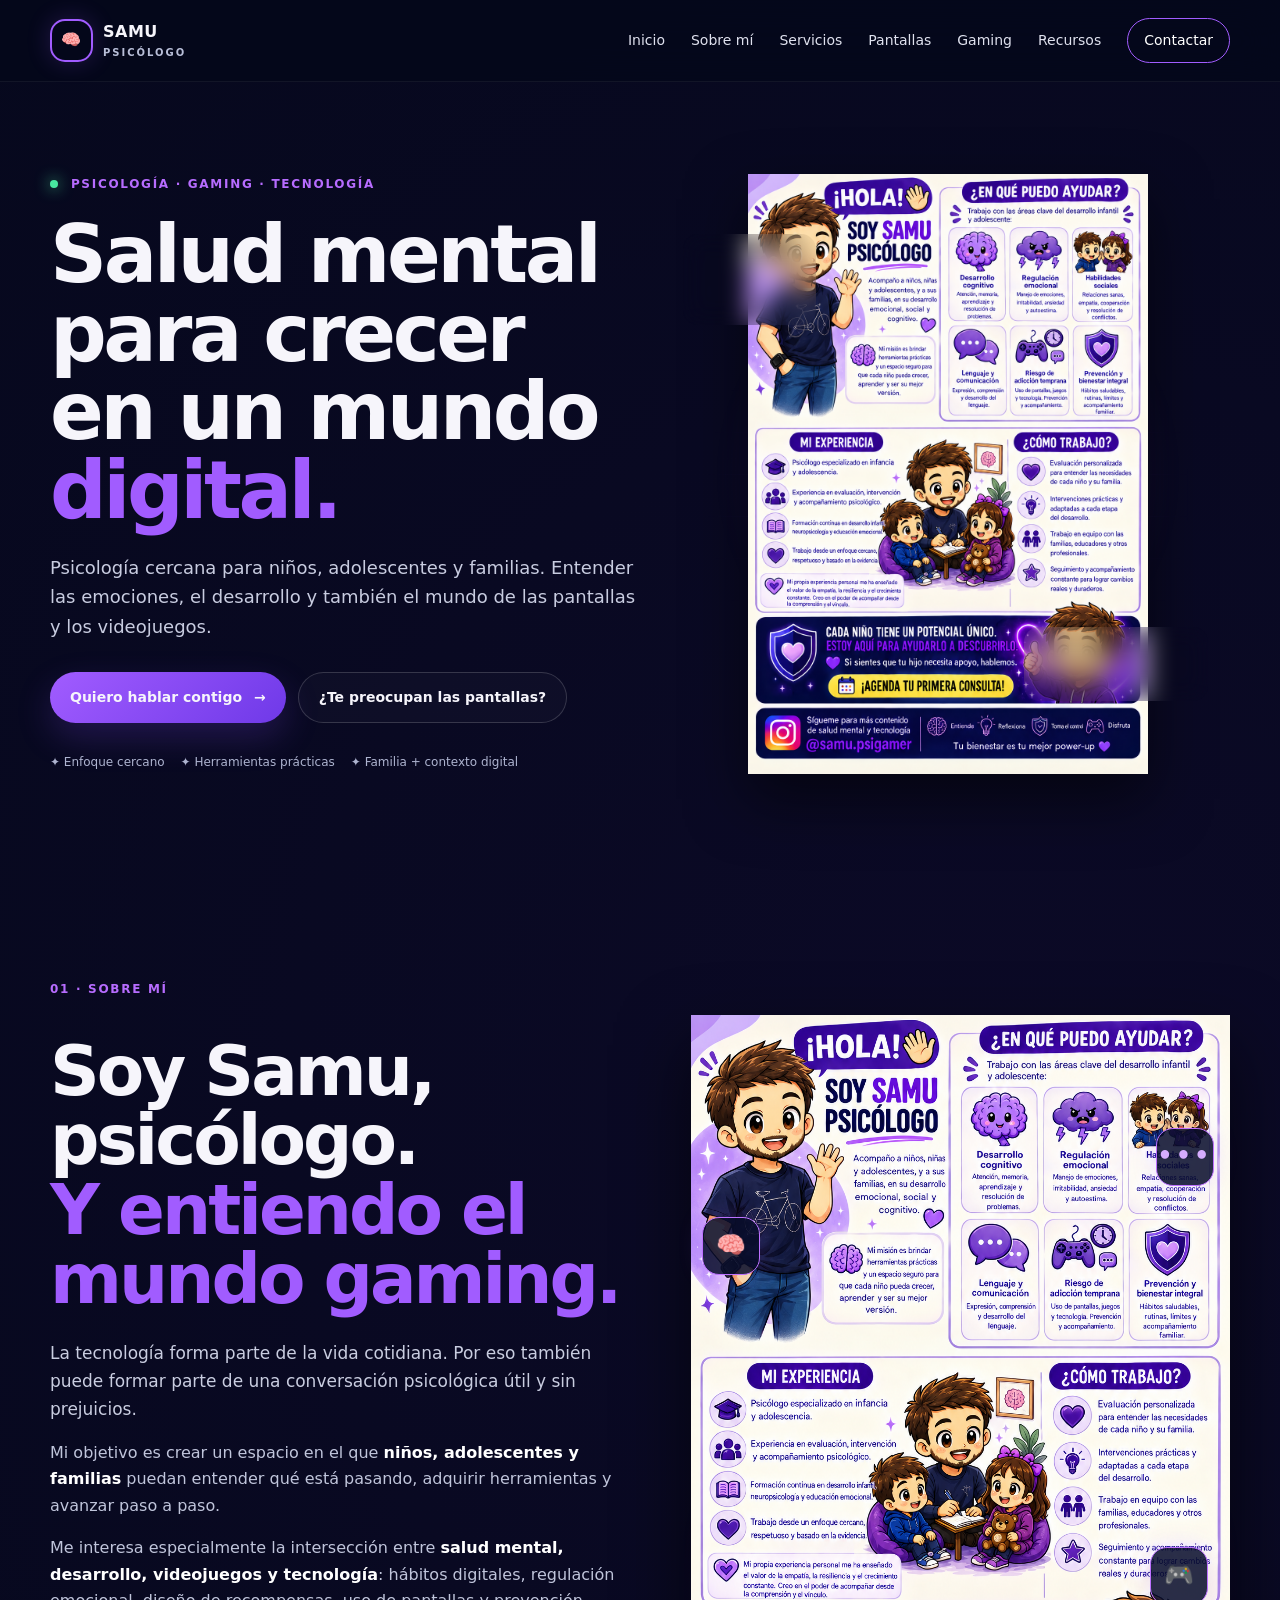
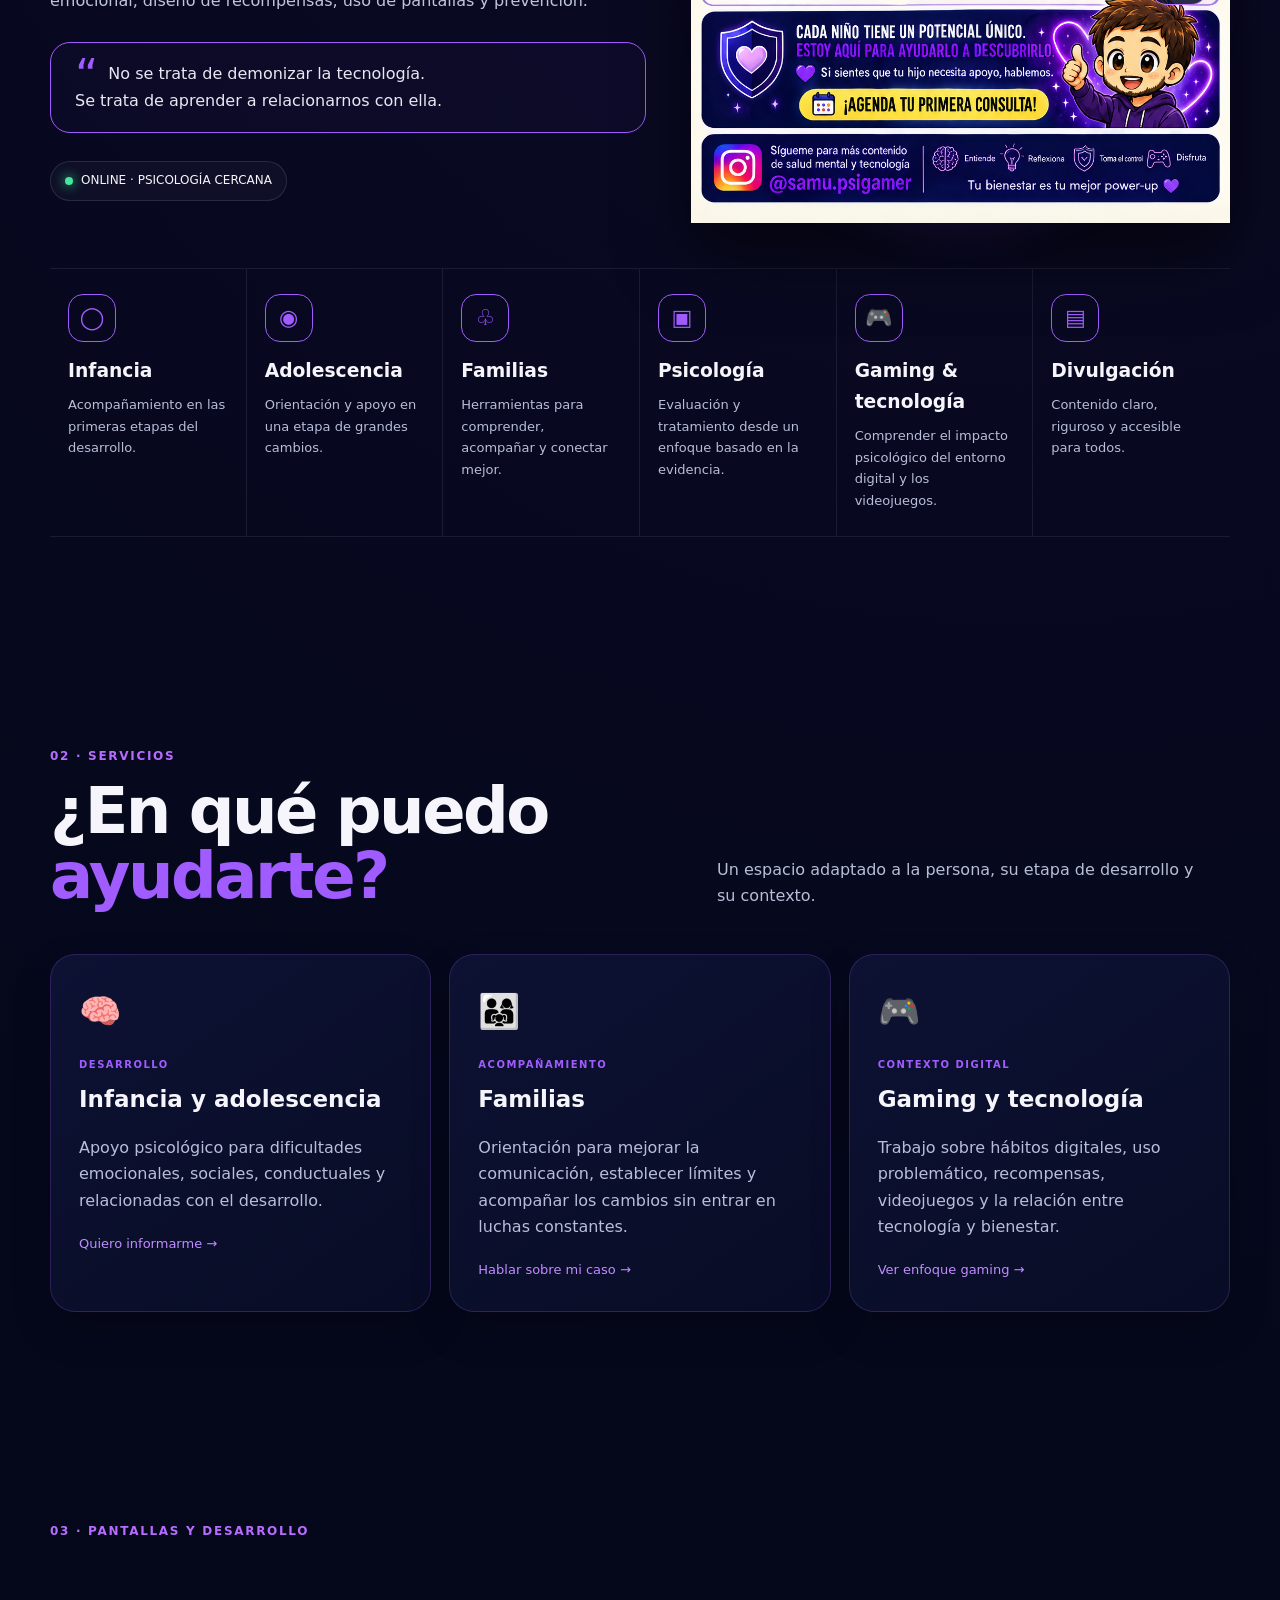
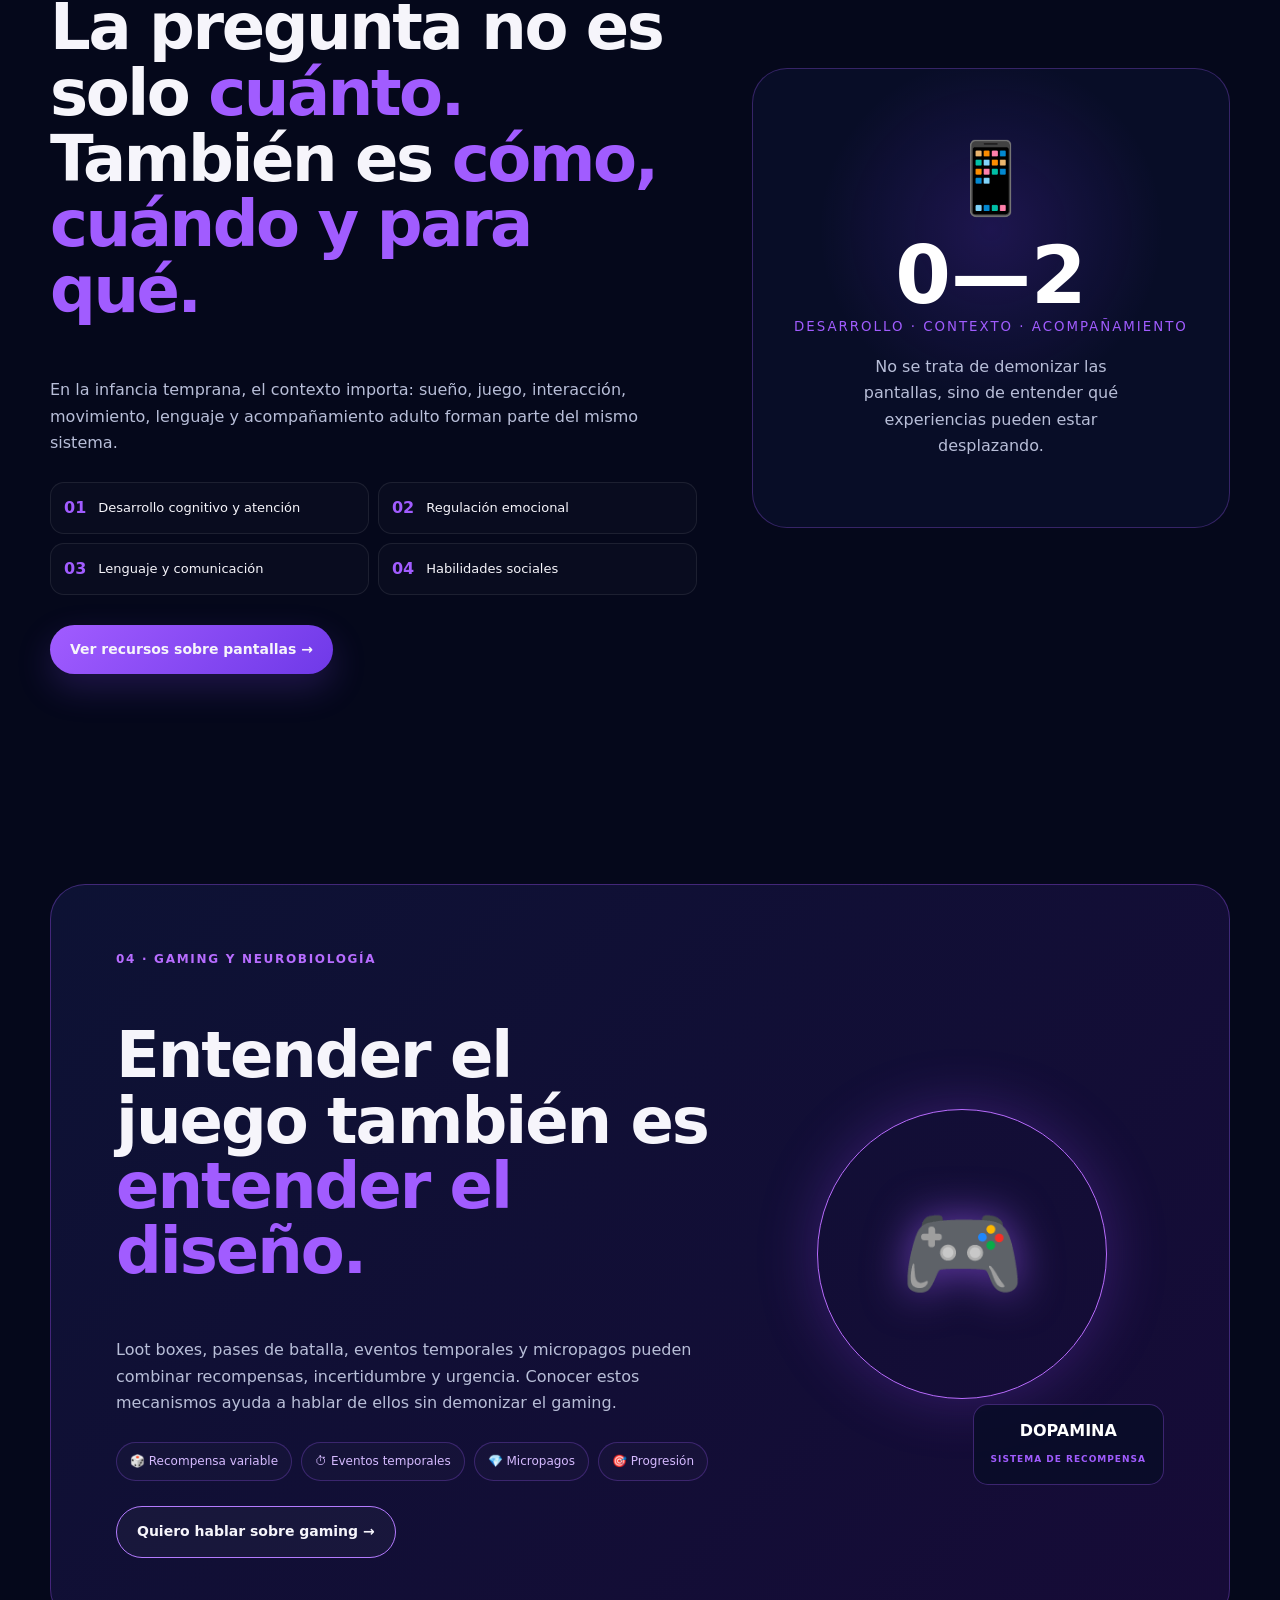
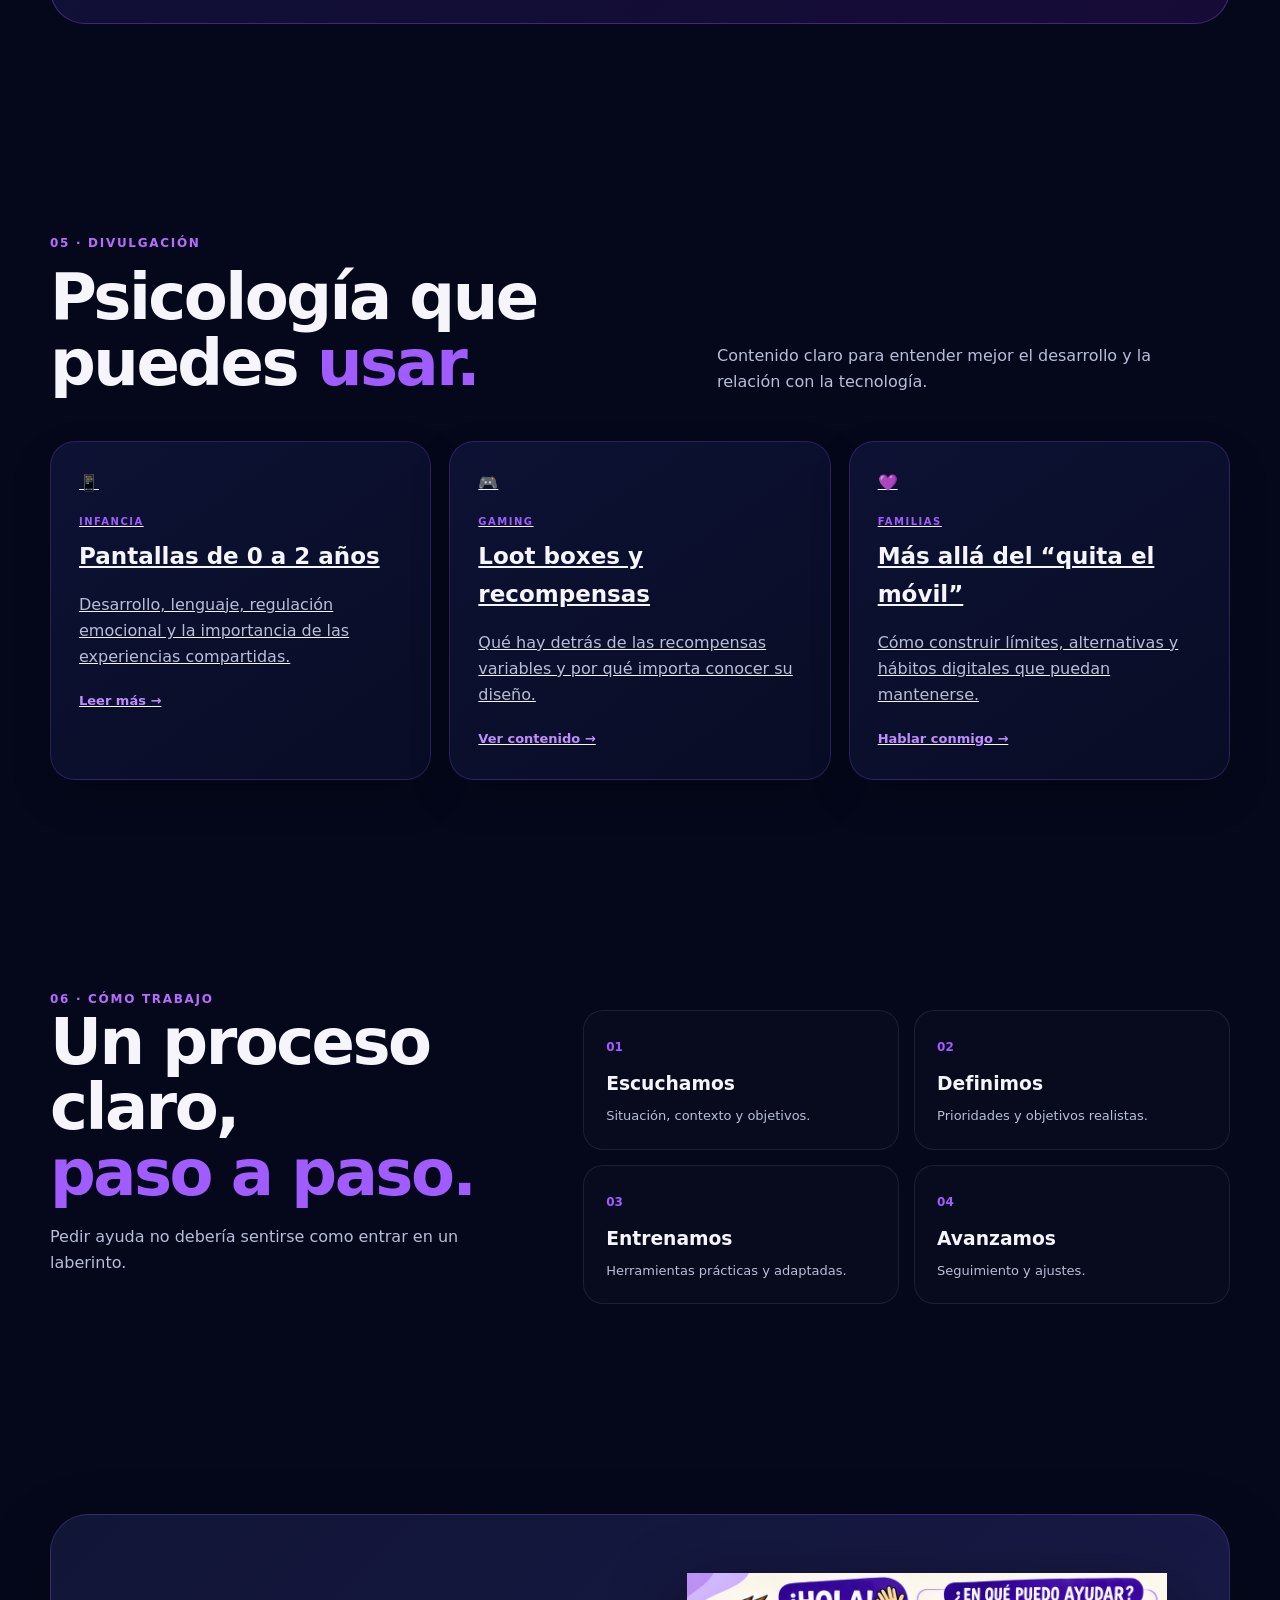
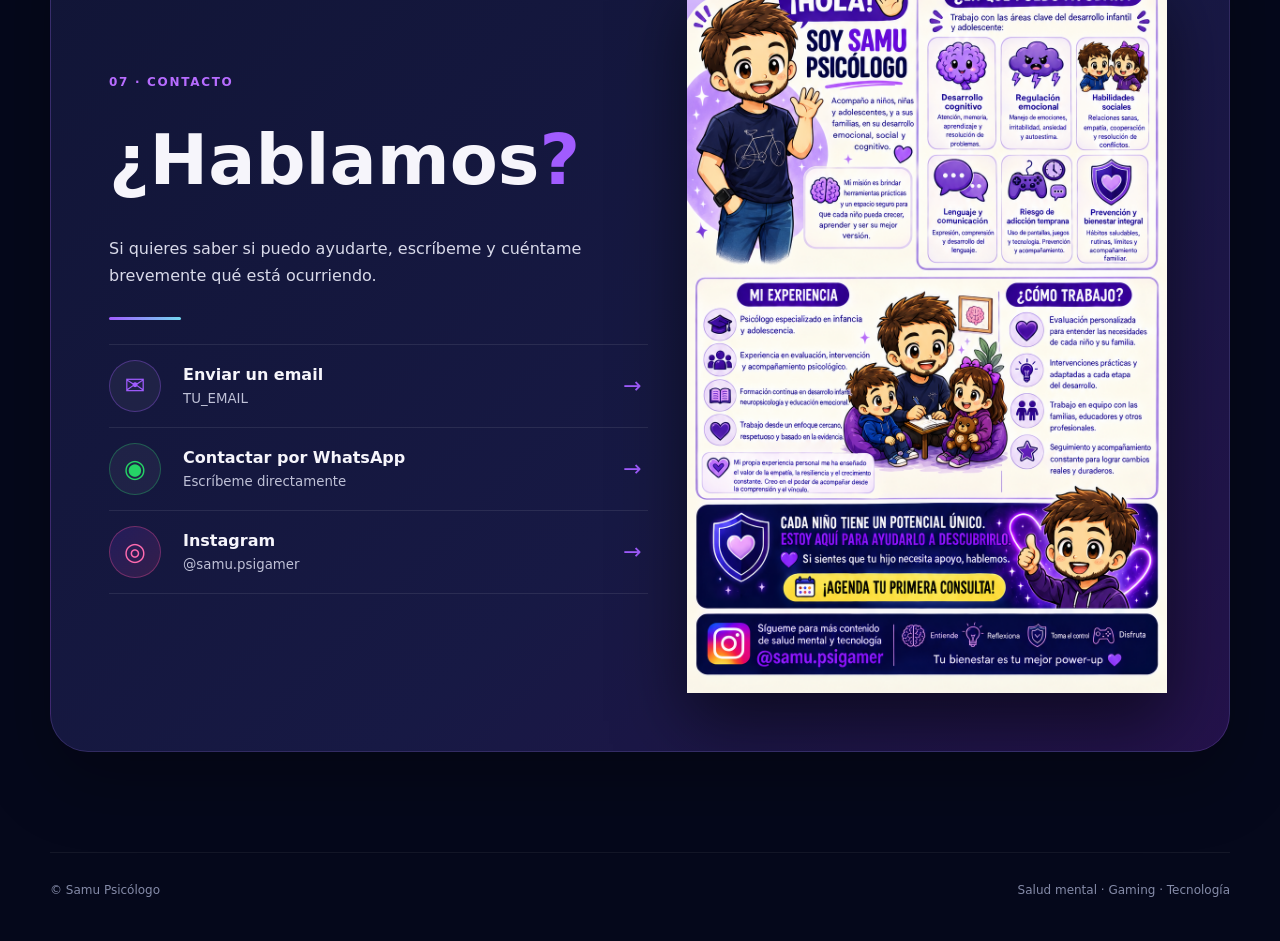
<file: index.html>
<!doctype html>
<html lang="es">
<head>
<meta charset="utf-8">
<meta name="viewport" content="width=device-width, initial-scale=1">
<meta name="description" content="Samu Psicólogo — psicología, infancia, adolescencia, familias, gaming y tecnología.">
<title>Samu Psicólogo · Salud mental + Gaming + Tecnología</title>
<link rel="stylesheet" href="styles.css">
</head>
<body>
<div class="progress" aria-hidden="true"></div>

<header class="header">
  <a class="brand" href="#inicio" aria-label="Samu Psicólogo, inicio">
    <span class="brand-mark">🧠</span>
    <span>SAMU<small>PSICÓLOGO</small></span>
  </a>
  <button class="menu" aria-label="Abrir navegación" aria-expanded="false">☰</button>
  <nav>
    <a href="#inicio">Inicio</a>
    <a href="#sobre-mi">Sobre mí</a>
    <a href="#servicios">Servicios</a>
    <a href="#pantallas">Pantallas</a>
    <a href="#gaming">Gaming</a>
    <a href="#recursos">Recursos</a>
    <a class="nav-cta" href="#contacto">Contactar</a>
  </nav>
</header>

<main>
<section id="inicio" class="hero section">
  <div class="hero-copy">
    <div class="eyebrow"><span class="pulse-dot"></span> PSICOLOGÍA · GAMING · TECNOLOGÍA</div>
    <h1>Salud mental para crecer en un mundo <em>digital.</em></h1>
    <p>Psicología cercana para niños, adolescentes y familias. Entender las emociones, el desarrollo y también el mundo de las pantallas y los videojuegos.</p>
    <div class="actions">
      <a class="btn primary" href="#contacto">Quiero hablar contigo <b>→</b></a>
      <a class="btn ghost" href="#pantallas">¿Te preocupan las pantallas?</a>
    </div>
    <div class="trust"><span>✦ Enfoque cercano</span><span>✦ Herramientas prácticas</span><span>✦ Familia + contexto digital</span></div>
  </div>
  <div class="hero-visual">
    <div class="grid"></div><div class="orb"></div>
    <div class="level-card top"><small>PLAYER PROFILE</small><strong>SAMU</strong><span>PSICÓLOGO · LVL ∞</span></div>
    <img class="hero-chibi" src="assets/samu-chibi.png" alt="Samu Psicólogo en estilo anime chibi">
    <div class="level-card bottom"><span>XP</span><strong>+100</strong><small>HERRAMIENTAS</small></div>
  </div>
</section>

<section id="sobre-mi" class="section about">
  <div class="section-head">
    <div class="tag">01 · SOBRE MÍ</div>
  </div>
  <div class="about-hero">
    <div class="about-copy">
      <h2>Soy Samu, psicólogo.<br><span>Y entiendo el mundo gaming.</span></h2>
      <p class="lead">La tecnología forma parte de la vida cotidiana. Por eso también puede formar parte de una conversación psicológica útil y sin prejuicios.</p>
      <div class="about-text">
        <p>Mi objetivo es crear un espacio en el que <strong>niños, adolescentes y familias</strong> puedan entender qué está pasando, adquirir herramientas y avanzar paso a paso.</p>
        <p>Me interesa especialmente la intersección entre <strong>salud mental, desarrollo, videojuegos y tecnología</strong>: hábitos digitales, regulación emocional, diseño de recompensas, uso de pantallas y prevención.</p>
      </div>
      <blockquote><span>“</span>No se trata de demonizar la tecnología.<br>Se trata de aprender a relacionarnos con ella.</blockquote>
      <div class="online-badge"><span></span> ONLINE · PSICOLOGÍA CERCANA</div>
    </div>
    <div class="about-character">
      <div class="neon-ring"></div>
      <div class="speech brain">🧠</div>
      <div class="speech chat">•••</div>
      <div class="speech game">🎮</div>
      <div class="desk-glow"></div>
      <img src="assets/samu-chibi.png" alt="" aria-hidden="true">
    </div>
  </div>
  <div class="focus-grid">
    <article><span>◯</span><h3>Infancia</h3><p>Acompañamiento en las primeras etapas del desarrollo.</p></article>
    <article><span>◉</span><h3>Adolescencia</h3><p>Orientación y apoyo en una etapa de grandes cambios.</p></article>
    <article><span>♧</span><h3>Familias</h3><p>Herramientas para comprender, acompañar y conectar mejor.</p></article>
    <article><span>▣</span><h3>Psicología</h3><p>Evaluación y tratamiento desde un enfoque basado en la evidencia.</p></article>
    <article><span>🎮</span><h3>Gaming & tecnología</h3><p>Comprender el impacto psicológico del entorno digital y los videojuegos.</p></article>
    <article><span>▤</span><h3>Divulgación</h3><p>Contenido claro, riguroso y accesible para todos.</p></article>
  </div>
</section>

<section id="servicios" class="section">
  <div class="tag">02 · SERVICIOS</div>
  <div class="heading-row"><h2>¿En qué puedo <span>ayudarte?</span></h2><p>Un espacio adaptado a la persona, su etapa de desarrollo y su contexto.</p></div>
  <div class="service-grid">
    <article class="service-card"><span class="service-icon">🧠</span><small>DESARROLLO</small><h3>Infancia y adolescencia</h3><p>Apoyo psicológico para dificultades emocionales, sociales, conductuales y relacionadas con el desarrollo.</p><a href="#contacto">Quiero informarme →</a></article>
    <article class="service-card"><span class="service-icon">👨‍👩‍👧</span><small>ACOMPAÑAMIENTO</small><h3>Familias</h3><p>Orientación para mejorar la comunicación, establecer límites y acompañar los cambios sin entrar en luchas constantes.</p><a href="#contacto">Hablar sobre mi caso →</a></article>
    <article class="service-card"><span class="service-icon">🎮</span><small>CONTEXTO DIGITAL</small><h3>Gaming y tecnología</h3><p>Trabajo sobre hábitos digitales, uso problemático, recompensas, videojuegos y la relación entre tecnología y bienestar.</p><a href="#gaming">Ver enfoque gaming →</a></article>
  </div>
</section>

<section id="pantallas" class="section feature-section">
  <div class="feature-copy">
    <div class="tag">03 · PANTALLAS Y DESARROLLO</div>
    <h2>La pregunta no es solo <span>cuánto.</span><br>También es <span>cómo, cuándo y para qué.</span></h2>
    <p>En la infancia temprana, el contexto importa: sueño, juego, interacción, movimiento, lenguaje y acompañamiento adulto forman parte del mismo sistema.</p>
    <div class="mini-list">
      <div><b>01</b><span>Desarrollo cognitivo y atención</span></div>
      <div><b>02</b><span>Regulación emocional</span></div>
      <div><b>03</b><span>Lenguaje y comunicación</span></div>
      <div><b>04</b><span>Habilidades sociales</span></div>
    </div>
    <a class="btn primary" href="#recursos">Ver recursos sobre pantallas →</a>
  </div>
  <div class="feature-card screen-card"><div class="scanline"></div><span class="big-icon">📱</span><strong>0—2</strong><small>DESARROLLO · CONTEXTO · ACOMPAÑAMIENTO</small><p>No se trata de demonizar las pantallas, sino de entender qué experiencias pueden estar desplazando.</p></div>
</section>

<section id="gaming" class="section gaming-section">
  <div class="gaming-panel">
    <div>
      <div class="tag">04 · GAMING Y NEUROBIOLOGÍA</div>
      <h2>Entender el juego también es <span>entender el diseño.</span></h2>
      <p>Loot boxes, pases de batalla, eventos temporales y micropagos pueden combinar recompensas, incertidumbre y urgencia. Conocer estos mecanismos ayuda a hablar de ellos sin demonizar el gaming.</p>
      <div class="mechanics">
        <span>🎲 Recompensa variable</span><span>⏱ Eventos temporales</span><span>💎 Micropagos</span><span>🎯 Progresión</span>
      </div>
      <a class="btn ghost-light" href="#contacto">Quiero hablar sobre gaming →</a>
    </div>
    <div class="gaming-visual"><div class="ring"></div><div class="controller">🎮</div><div class="dopamine">DOPAMINA<br><small>SISTEMA DE RECOMPENSA</small></div></div>
  </div>
</section>

<section id="recursos" class="section resources">
  <div class="tag">05 · DIVULGACIÓN</div>
  <div class="heading-row"><h2>Psicología que puedes <span>usar.</span></h2><p>Contenido claro para entender mejor el desarrollo y la relación con la tecnología.</p></div>
  <div class="resource-grid">
    <a class="resource-card" href="#pantallas"><span>📱</span><small>INFANCIA</small><h3>Pantallas de 0 a 2 años</h3><p>Desarrollo, lenguaje, regulación emocional y la importancia de las experiencias compartidas.</p><b>Leer más →</b></a>
    <a class="resource-card" href="#gaming"><span>🎮</span><small>GAMING</small><h3>Loot boxes y recompensas</h3><p>Qué hay detrás de las recompensas variables y por qué importa conocer su diseño.</p><b>Ver contenido →</b></a>
    <a class="resource-card" href="#contacto"><span>💜</span><small>FAMILIAS</small><h3>Más allá del “quita el móvil”</h3><p>Cómo construir límites, alternativas y hábitos digitales que puedan mantenerse.</p><b>Hablar conmigo →</b></a>
  </div>
</section>

<section class="section method">
  <div class="tag">06 · CÓMO TRABAJO</div>
  <div class="method-grid">
    <div><h2>Un proceso claro,<br><span>paso a paso.</span></h2><p>Pedir ayuda no debería sentirse como entrar en un laberinto.</p></div>
    <div class="steps">
      <div><b>01</b><h3>Escuchamos</h3><p>Situación, contexto y objetivos.</p></div>
      <div><b>02</b><h3>Definimos</h3><p>Prioridades y objetivos realistas.</p></div>
      <div><b>03</b><h3>Entrenamos</h3><p>Herramientas prácticas y adaptadas.</p></div>
      <div><b>04</b><h3>Avanzamos</h3><p>Seguimiento y ajustes.</p></div>
    </div>
  </div>
</section>

<section id="contacto" class="contact section">
  <div class="contact-box">
    <div class="contact-copy">
      <div class="tag light">07 · CONTACTO</div>
      <h2>¿Hablamos<span>?</span></h2>
      <p>Si quieres saber si puedo ayudarte, escríbeme y cuéntame brevemente qué está ocurriendo.</p>
      <div class="contact-line"></div>
      <div class="contact-links">
        <a class="contact-link email" href="mailto:TU_EMAIL?subject=Consulta%20psicológica"><span class="contact-icon">✉</span><span><strong>Enviar un email</strong><small>TU_EMAIL</small></span><i>→</i></a>
        <a class="contact-link whatsapp" href="https://wa.me/TU_NUMERO" target="_blank" rel="noopener"><span class="contact-icon">◉</span><span><strong>Contactar por WhatsApp</strong><small>Escríbeme directamente</small></span><i>→</i></a>
        <a class="contact-link instagram" href="https://instagram.com/samu.psigamer" target="_blank" rel="noopener"><span class="contact-icon">◎</span><span><strong>Instagram</strong><small>@samu.psigamer</small></span><i>→</i></a>
      </div>
    </div>
    <div class="contact-visual">
      <div class="contact-glow"></div>
      <img src="assets/samu-chibi.png" alt="Samu Psicólogo en estilo anime chibi">
    </div>
  </div>
</section>
</main>

<footer><span>© Samu Psicólogo</span><span>Salud mental · Gaming · Tecnología</span></footer>
<script src="script.js"></script>
</body>
</html>
</file>
<file: styles.css>
:root{
  --bg:#05081b;--bg2:#080d26;--panel:#0b1030;--panel2:#10163a;
  --purple:#a15cff;--purple2:#733cff;--cyan:#73d8f0;--white:#f6f5fb;
  --muted:#b8bed8;--line:#a15cff38;--green:#25d366;--pink:#ff4f9a;
  --max:1180px
}
*{box-sizing:border-box}html{scroll-behavior:smooth}body{margin:0;background:radial-gradient(circle at 80% 15%,#24105235,transparent 30%),var(--bg);color:var(--white);font-family:Inter,ui-sans-serif,system-ui,-apple-system,BlinkMacSystemFont,"Segoe UI",sans-serif;line-height:1.65}
a{color:inherit}.section{width:min(var(--max),calc(100% - 48px));margin:auto;padding:105px 0}.header{position:sticky;top:0;z-index:50;height:82px;display:flex;align-items:center;justify-content:space-between;padding:0 max(24px,calc((100vw - var(--max))/2));background:#05081be8;backdrop-filter:blur(18px);border-bottom:1px solid #ffffff0e}.brand{text-decoration:none;display:flex;align-items:center;gap:10px;font-weight:900;letter-spacing:.5px}.brand-mark{display:grid;place-items:center;width:43px;height:43px;border:2px solid var(--purple);border-radius:15px;box-shadow:0 0 25px #a15cff33}.brand small{display:block;font-size:10px;letter-spacing:2px;color:var(--muted)}nav{display:flex;align-items:center;gap:26px}nav a{text-decoration:none;color:#dfe1ee;font-size:14px}nav a:hover{color:var(--purple)}.nav-cta{padding:10px 16px;border:1px solid var(--purple);border-radius:999px;color:#fff!important}.menu{display:none;background:none;border:0;color:#fff;font-size:25px}
.hero{min-height:calc(100vh - 82px);display:grid;grid-template-columns:1.02fr .98fr;align-items:center;gap:30px;padding-top:70px}.eyebrow,.tag{color:#b76cff;font-size:12px;font-weight:900;letter-spacing:1.7px}.pulse-dot{display:inline-block;width:8px;height:8px;background:#48e8a0;border-radius:50%;box-shadow:0 0 15px #48e8a0;margin-right:7px}.hero h1{font-size:clamp(50px,6.2vw,82px);line-height:.99;letter-spacing:-3.5px;margin:22px 0}.hero h1 em,.heading-row span,h2 span{font-style:normal;color:var(--purple)}.hero p{font-size:18px;color:#c8cce0;max-width:670px}.actions{display:flex;flex-wrap:wrap;gap:12px;margin:30px 0}.btn{display:inline-flex;align-items:center;gap:12px;text-decoration:none;border-radius:999px;padding:13px 20px;font-weight:800;font-size:14px}.primary{background:linear-gradient(135deg,#a15cff,#6f39e8);box-shadow:0 14px 35px #7b45e63b}.ghost{border:1px solid #ffffff2a;background:#ffffff06}.ghost-light{border:1px solid #b47bff;background:#ffffff08}.trust{display:flex;flex-wrap:wrap;gap:16px;color:#aeb4d0;font-size:12px}.hero-visual{min-height:600px;position:relative;display:grid;place-items:center}.grid{position:absolute;inset:15% 3% 8%;background:linear-gradient(#a15cff12 1px,transparent 1px),linear-gradient(90deg,#a15cff12 1px,transparent 1px);background-size:42px 42px;mask-image:radial-gradient(circle,#000 20%,transparent 70%)}.orb{position:absolute;width:470px;height:470px;border-radius:50%;background:radial-gradient(circle,#813dff40,transparent 68%);filter:blur(10px)}.hero-chibi{position:relative;z-index:2;width:min(92%,570px);max-height:600px;object-fit:contain;filter:drop-shadow(0 25px 30px #0008)}.level-card{position:absolute;z-index:4;padding:13px 17px;border:1px solid #a15cff66;background:#0b1030d9;backdrop-filter:blur(12px);border-radius:15px;box-shadow:0 18px 35px #0006}.level-card.top{top:10%;left:3%;display:grid}.level-card.bottom{bottom:12%;right:4%;display:grid;grid-template-columns:auto auto;gap:0 10px}.level-card small{font-size:9px;color:#aeb4d0;letter-spacing:1px}.level-card strong{color:#fff;font-size:19px}.level-card span{font-size:10px;color:var(--purple)}
.section-head{margin-bottom:15px}.heading-row{display:grid;grid-template-columns:1.1fr .9fr;gap:40px;align-items:end;margin:12px 0 45px}.heading-row h2,.method h2{font-size:clamp(42px,5vw,68px);line-height:1.02;letter-spacing:-2.5px;margin:0}.heading-row p{color:var(--muted);margin:0;max-width:500px}
.about{padding-top:80px}.about-hero{display:grid;grid-template-columns:1.05fr .95fr;gap:45px;align-items:center}.about-copy h2{font-size:clamp(45px,5.4vw,70px);line-height:1;letter-spacing:-3px;margin:0 0 25px}.lead{font-size:17px;color:#c9cde0}.about-text{color:#c0c5db}.about-text strong{color:#fff}.about blockquote{margin:28px 0;padding:18px 24px;border:1px solid var(--purple);border-radius:20px;background:#8c4eff08;color:#e9e7f3}.about blockquote span{font-size:45px;line-height:0;color:var(--purple);vertical-align:-12px;margin-right:10px}.online-badge{display:inline-flex;align-items:center;gap:8px;border:1px solid #ffffff1c;background:#ffffff08;border-radius:999px;padding:9px 14px;font-size:12px}.online-badge span{width:8px;height:8px;background:#43e79d;border-radius:50%;box-shadow:0 0 12px #43e79d}.about-character{min-height:570px;position:relative;display:grid;place-items:end center}.about-character img{position:relative;z-index:3;width:min(100%,560px);filter:drop-shadow(0 30px 35px #0009)}.neon-ring{position:absolute;width:470px;height:470px;border-radius:50%;border:1px solid #b35cff;box-shadow:0 0 45px #8e43ff55,inset 0 0 35px #8e43ff33}.desk-glow{position:absolute;bottom:8%;width:90%;height:30%;background:radial-gradient(ellipse,#8b44ff35,transparent 70%)}.speech{position:absolute;z-index:5;width:58px;height:58px;display:grid;place-items:center;border:1px solid #bd71ff;background:#0a0e2ddd;border-radius:17px;box-shadow:0 0 25px #a15cff33;color:#d6adff;font-size:24px}.speech.brain{left:2%;top:25%}.speech.chat{right:3%;top:14%;font-weight:900;letter-spacing:3px}.speech.game{right:4%;bottom:27%}.focus-grid{display:grid;grid-template-columns:repeat(6,1fr);margin-top:45px;border-top:1px solid #ffffff14;border-bottom:1px solid #ffffff14}.focus-grid article{padding:25px 18px;border-right:1px solid #ffffff14}.focus-grid article:last-child{border-right:0}.focus-grid span{display:grid;place-items:center;width:48px;height:48px;border:1px solid var(--purple);border-radius:15px;color:var(--purple);font-size:22px;margin-bottom:14px}.focus-grid h3{margin:0 0 7px}.focus-grid p{font-size:13px;color:var(--muted);margin:0}
.service-grid,.resource-grid{display:grid;grid-template-columns:repeat(3,1fr);gap:18px}.service-card,.resource-card{border:1px solid #a15cff3a;background:linear-gradient(145deg,#0d1234,#080c25);border-radius:25px;padding:28px;box-shadow:0 18px 40px #0003}.service-card:hover,.resource-card:hover{transform:translateY(-4px);border-color:#a15cff88}.service-card,.resource-card{transition:.25s}.service-icon{font-size:34px}.service-card small,.resource-card small{display:block;color:var(--purple);font-size:10px;letter-spacing:1.5px;font-weight:900;margin-top:18px}.service-card h3,.resource-card h3{font-size:23px;margin:7px 0}.service-card p,.resource-card p{color:var(--muted)}.service-card a,.resource-card b{color:#c18cff;text-decoration:none;font-size:13px}
.feature-section{display:grid;grid-template-columns:1.15fr .85fr;gap:55px;align-items:center}.feature-copy h2{font-size:clamp(40px,5vw,66px);line-height:1.03;letter-spacing:-2.4px}.feature-copy>p{color:var(--muted);max-width:680px}.mini-list{display:grid;grid-template-columns:1fr 1fr;gap:9px;margin:25px 0 30px}.mini-list div{display:flex;gap:12px;align-items:center;padding:12px 13px;border:1px solid #ffffff14;border-radius:14px;background:#ffffff05}.mini-list b{color:var(--purple)}.mini-list span{font-size:13px}.feature-card{min-height:460px;border:1px solid #a15cff4c;border-radius:35px;background:radial-gradient(circle at 50% 35%,#6f35e635,transparent 45%),#080d27;display:flex;flex-direction:column;justify-content:center;align-items:center;text-align:center;padding:35px;position:relative;overflow:hidden}.feature-card .big-icon{font-size:70px}.feature-card strong{font-size:80px;line-height:1;color:#fff}.feature-card small{color:var(--purple);letter-spacing:2px}.feature-card p{color:var(--muted);max-width:300px}.scanline{position:absolute;inset:0;background:linear-gradient(transparent 49%,#a15cff0b 50%,transparent 51%);background-size:100% 8px}
.gaming-section{width:100%;padding-left:max(24px,calc((100vw - var(--max))/2));padding-right:max(24px,calc((100vw - var(--max))/2))}.gaming-panel{border-radius:35px;border:1px solid #a15cff55;background:linear-gradient(135deg,#0d1234,#160b37);padding:65px;display:grid;grid-template-columns:1.2fr .8fr;gap:40px;overflow:hidden}.gaming-panel h2{font-size:clamp(40px,5vw,65px);line-height:1.02;letter-spacing:-2px}.gaming-panel p{color:var(--muted);max-width:700px}.mechanics{display:flex;flex-wrap:wrap;gap:9px;margin:25px 0}.mechanics span{padding:9px 13px;border:1px solid #a15cff44;border-radius:999px;background:#ffffff05;color:#d5baff;font-size:12px}.gaming-visual{position:relative;min-height:330px;display:grid;place-items:center}.ring{position:absolute;width:290px;height:290px;border-radius:50%;border:1px solid #b96cff;box-shadow:0 0 60px #9b49ff44}.controller{font-size:100px;filter:drop-shadow(0 0 22px #a15cff99)}.dopamine{position:absolute;right:0;bottom:12%;padding:13px 17px;border-radius:15px;border:1px solid #a15cff55;background:#090d28e6;color:#fff;text-align:center;font-weight:900}.dopamine small{color:var(--purple);font-size:9px;letter-spacing:1px}
.method-grid{display:grid;grid-template-columns:.85fr 1.15fr;gap:55px}.method h2{margin-bottom:18px}.method-grid>div>p{color:var(--muted)}.steps{display:grid;grid-template-columns:1fr 1fr;gap:15px}.steps>div{padding:22px;border:1px solid #ffffff14;border-radius:20px;background:#ffffff04}.steps b{color:var(--purple);font-size:12px}.steps h3{margin:10px 0 5px}.steps p{color:var(--muted);font-size:13px;margin:0}
.contact{padding-bottom:100px}.contact-box{position:relative;overflow:hidden;width:100%;margin:auto;background:linear-gradient(135deg,#111536,#171944 58%,#24124b);border:1px solid #a477ef38;border-radius:38px;padding:58px;display:grid;grid-template-columns:1.05fr .95fr;align-items:center;gap:35px;box-shadow:0 28px 70px #0004}.contact h2{font-size:clamp(52px,6vw,70px);margin:10px 0 18px}.contact h2 span{color:var(--purple)}.contact p{color:#d9daea;max-width:520px}.contact-line{width:72px;height:3px;background:linear-gradient(90deg,var(--purple),var(--cyan));border-radius:99px;margin:28px 0 24px}.contact-links{border-top:1px solid #ffffff16}.contact-link{display:grid;grid-template-columns:58px 1fr 25px;align-items:center;gap:16px;padding:15px 0;border-bottom:1px solid #ffffff16;text-decoration:none;transition:.2s}.contact-link:hover{transform:translateX(5px)}.contact-icon{width:52px;height:52px;border-radius:50%;display:grid;place-items:center;font-size:25px;background:#ffffff0d}.contact-link strong{display:block}.contact-link small{display:block;color:#bfc1d7}.contact-link i{font-style:normal;color:var(--purple);font-size:22px}.email .contact-icon{color:var(--purple);border:1px solid #a15cff55}.whatsapp .contact-icon{color:var(--green);border:1px solid #25d36655}.instagram .contact-icon{color:#ff6baf;border:1px solid #ff4f9a55;background:linear-gradient(135deg,#733cff25,#ff4f9a22)}.contact-visual{min-height:390px;display:grid;place-items:end center;position:relative}.contact-visual img{width:min(100%,480px);position:relative;z-index:2;filter:drop-shadow(0 28px 35px #0008)}.contact-glow{position:absolute;width:390px;height:390px;border-radius:50%;background:radial-gradient(circle,#733cff55,transparent 70%)}
footer{border-top:1px solid #ffffff0f;width:min(var(--max),calc(100% - 48px));margin:auto;padding:28px 0 40px;display:flex;justify-content:space-between;color:#858ba8;font-size:12px}
.progress{position:fixed;z-index:100;top:0;left:0;width:0;height:3px;background:linear-gradient(90deg,#a15cff,#73d8f0)}
@media(max-width:950px){nav{gap:14px}.hero,.about-hero,.feature-section,.method-grid,.gaming-panel,.contact-box{grid-template-columns:1fr}.hero{padding-top:50px}.hero-visual{min-height:500px}.about-character{min-height:470px}.focus-grid{grid-template-columns:repeat(3,1fr)}.focus-grid article:nth-child(3){border-right:0}.service-grid,.resource-grid{grid-template-columns:1fr}.gaming-panel{padding:45px}.gaming-visual{min-height:300px}.contact-visual{min-height:350px}}
@media(max-width:720px){.header{height:72px}.menu{display:block}nav{display:none;position:absolute;top:72px;left:0;right:0;padding:18px 24px;background:#05081bf7;backdrop-filter:blur(18px);border-bottom:1px solid #ffffff14;flex-direction:column;align-items:stretch}.header.open nav{display:flex}.nav-cta{text-align:center}.section{width:min(var(--max),calc(100% - 32px));padding:78px 0}.hero h1{font-size:50px;letter-spacing:-2.5px}.heading-row{grid-template-columns:1fr}.focus-grid{grid-template-columns:1fr 1fr}.focus-grid article:nth-child(2),.focus-grid article:nth-child(4),.focus-grid article:nth-child(6){border-right:0}.mini-list{grid-template-columns:1fr}.gaming-section{width:100%;padding-left:16px;padding-right:16px}.gaming-panel{padding:30px;border-radius:25px}.contact-box{padding:32px;border-radius:27px}.contact-visual{min-height:300px}footer{flex-direction:column;gap:8px}}
@media(max-width:450px){.hero h1{font-size:43px}.hero-visual{min-height:410px}.level-card.top{left:0}.level-card.bottom{right:0}.about-character{min-height:380px}.neon-ring{width:330px;height:330px}.speech{width:48px;height:48px}.focus-grid{grid-template-columns:1fr}.focus-grid article{border-right:0!important;border-bottom:1px solid #ffffff14}.gaming-visual{min-height:240px}.ring{width:220px;height:220px}.controller{font-size:75px}}
</file>
